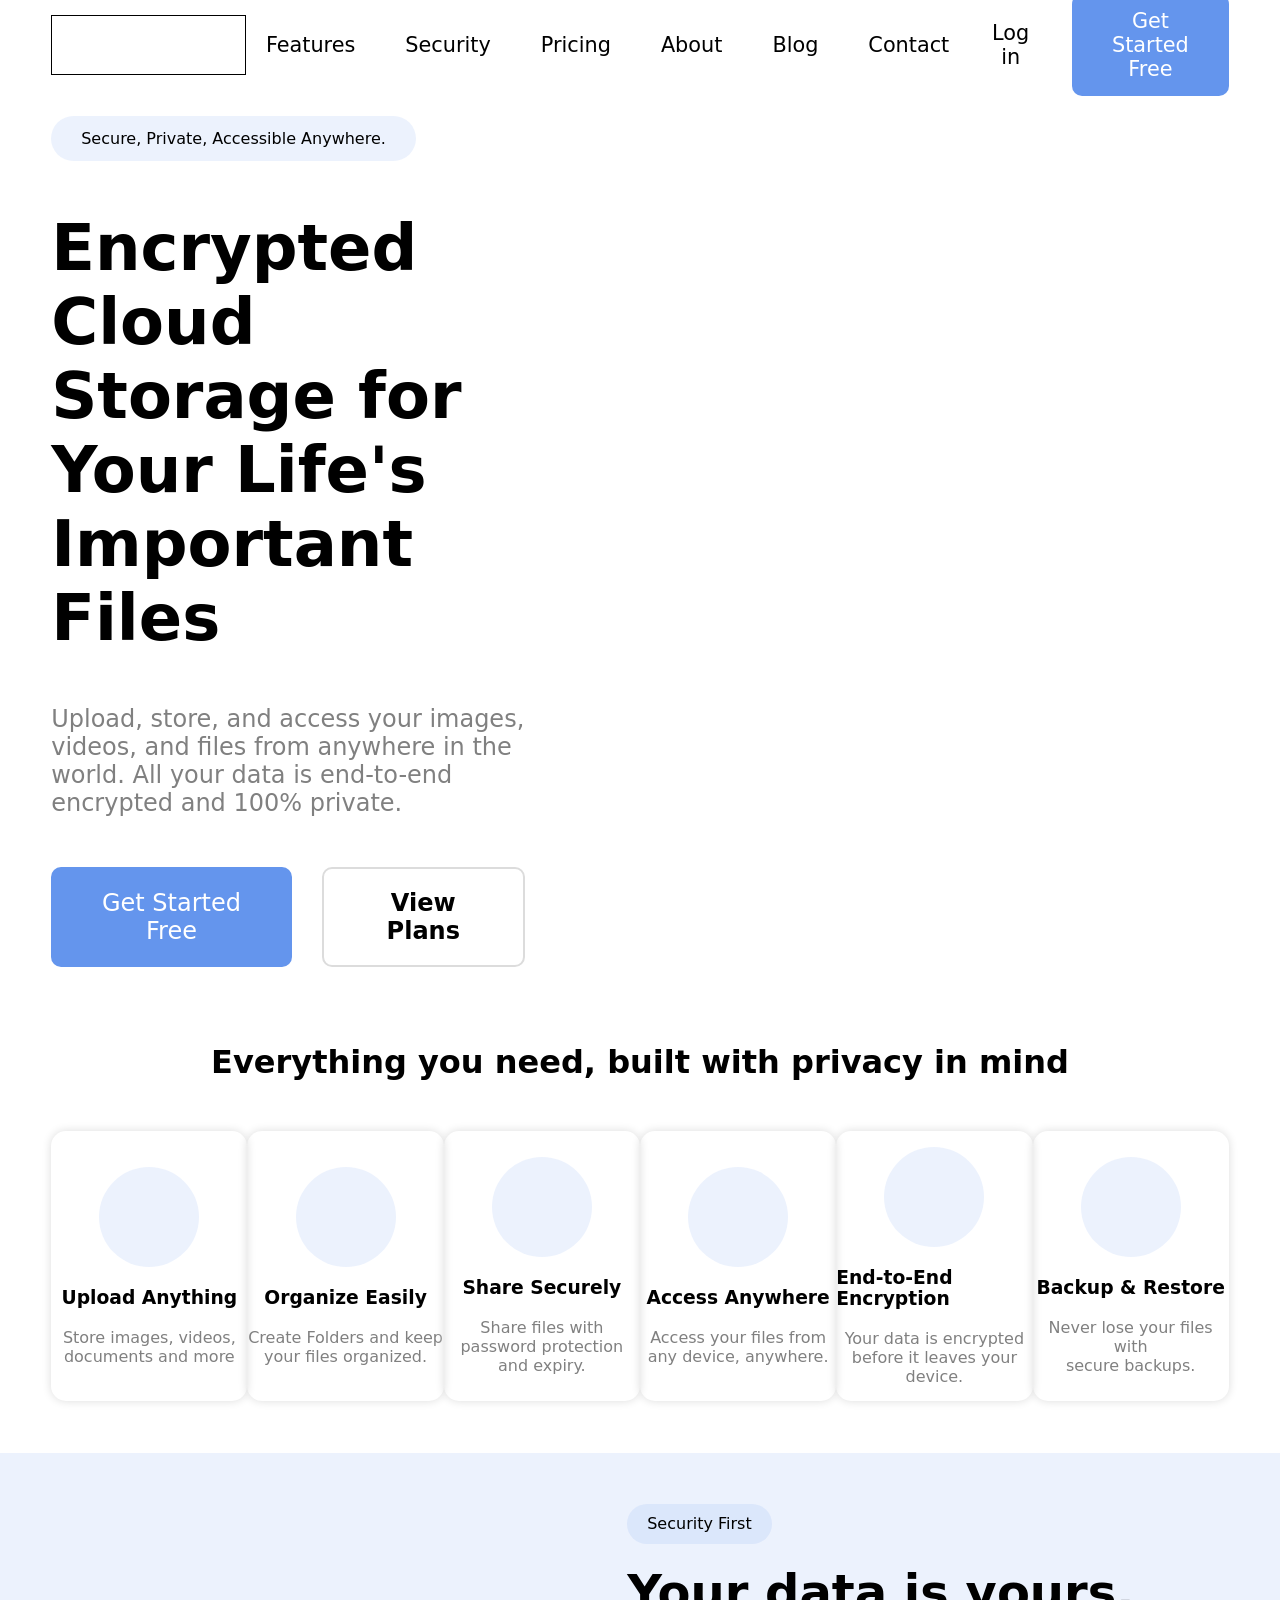
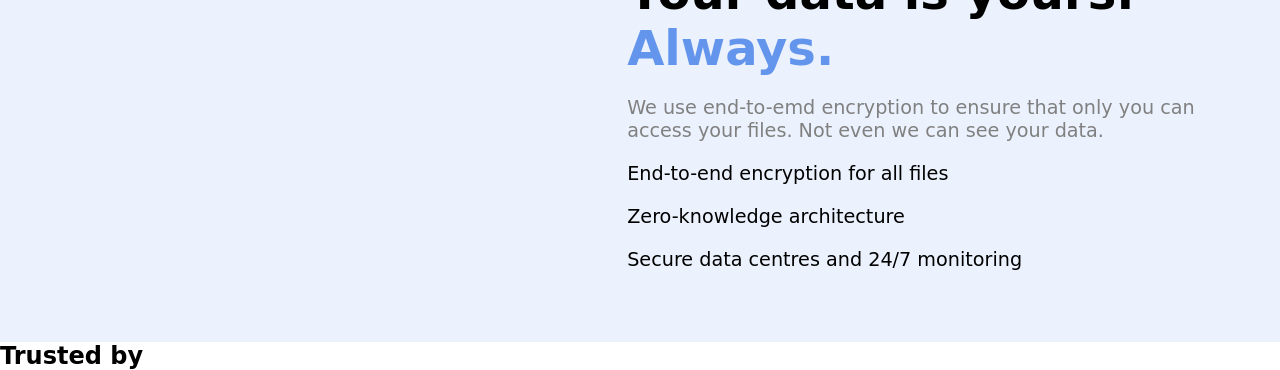
<file: frontend/index.html>
<!DOCTYPE html>
<html lang="en">
<head>
    <meta charset="UTF-8">
    <meta name="viewport" content="width=device-width, initial-scale=1.0">
    <title>Home</title>
    <link rel="stylesheet" href="style.css">
</head>
<body>
    <header>
        <div class="logo"></div>
        <nav>
            <li><a href="">Features</a></li>
            <li><a href="">Security</a></li>
            <li><a href="">Pricing</a></li>
            <li><a href="">About</a></li>
            <li><a href="">Blog</a></li>
            <li><a href="">Contact</a></li>
        </nav>
        <div class="buttons">
            <button>Log in</button>
            <button>Get Started Free</button>
        </div>
    </header>
    <div class="hero">
        <div class="left">
            <div class="bubble">
                Secure, Private, Accessible Anywhere.
            </div>
            <h1>Encrypted Cloud Storage for Your Life's Important Files</h1>
            <p>Upload, store, and access your images, videos, and  files from anywhere in the world. All your data is end-to-end encrypted and 100% private.</p>
            <div class="buttons">
                <button>Get Started Free</button>
                <button>View Plans</button>
            </div>
        </div>
    </div>
    <div class="feature-cards">
        <h2>Everything you need, built with privacy in mind</h2>
        <div class="cards">
            <div class="card">
                <div class="icon"></div>
                <h3>Upload Anything</h3>
                <p>Store images, videos, documents and more</p>
            </div>
            <div class="card">
                <div class="icon"></div>
                <h3>Organize Easily</h3>
                <p>Create Folders and keep your files organized.</p>
            </div>
            <div class="card">
                <div class="icon"></div>
                <h3>Share Securely</h3>
                <p>Share files with password protection and expiry.</p>
            </div>
            <div class="card">
                <div class="icon"></div>
                <h3>Access Anywhere</h3>
                <p>Access your files from any device, anywhere.</p>
            </div>
            <div class="card">
                <div class="icon"></div>
                <h3>End-to-End Encryption</h3>
                <p>Your data is encrypted <br>before it leaves your device.</p>
            </div>
            <div class="card">
                <div class="icon"></div>
                <h3>Backup & Restore</h3>
                <p>Never lose your files with <br> secure backups.</p>
            </div>
        </div>
    </div>
    <div class="hero-2">
        <div class="left"></div>
        <div class="right">
            <div class="bubble">Security First</div>
            <h2>Your data is yours. <br> <span>Always.</span></h2>
            <p>We use end-to-emd encryption to ensure that only you can <br>access your files. Not even we can see your data.</p>
            <ul>
                <li>End-to-end encryption for all files</li>
                <li>Zero-knowledge architecture</li>
                <li>Secure data centres and 24/7 monitoring</li>
            </ul>
        </div>
    </div>
    <div class="record-cards">
        <h2>Trusted by </h2>
    </div>
</body>
</html>
</file>
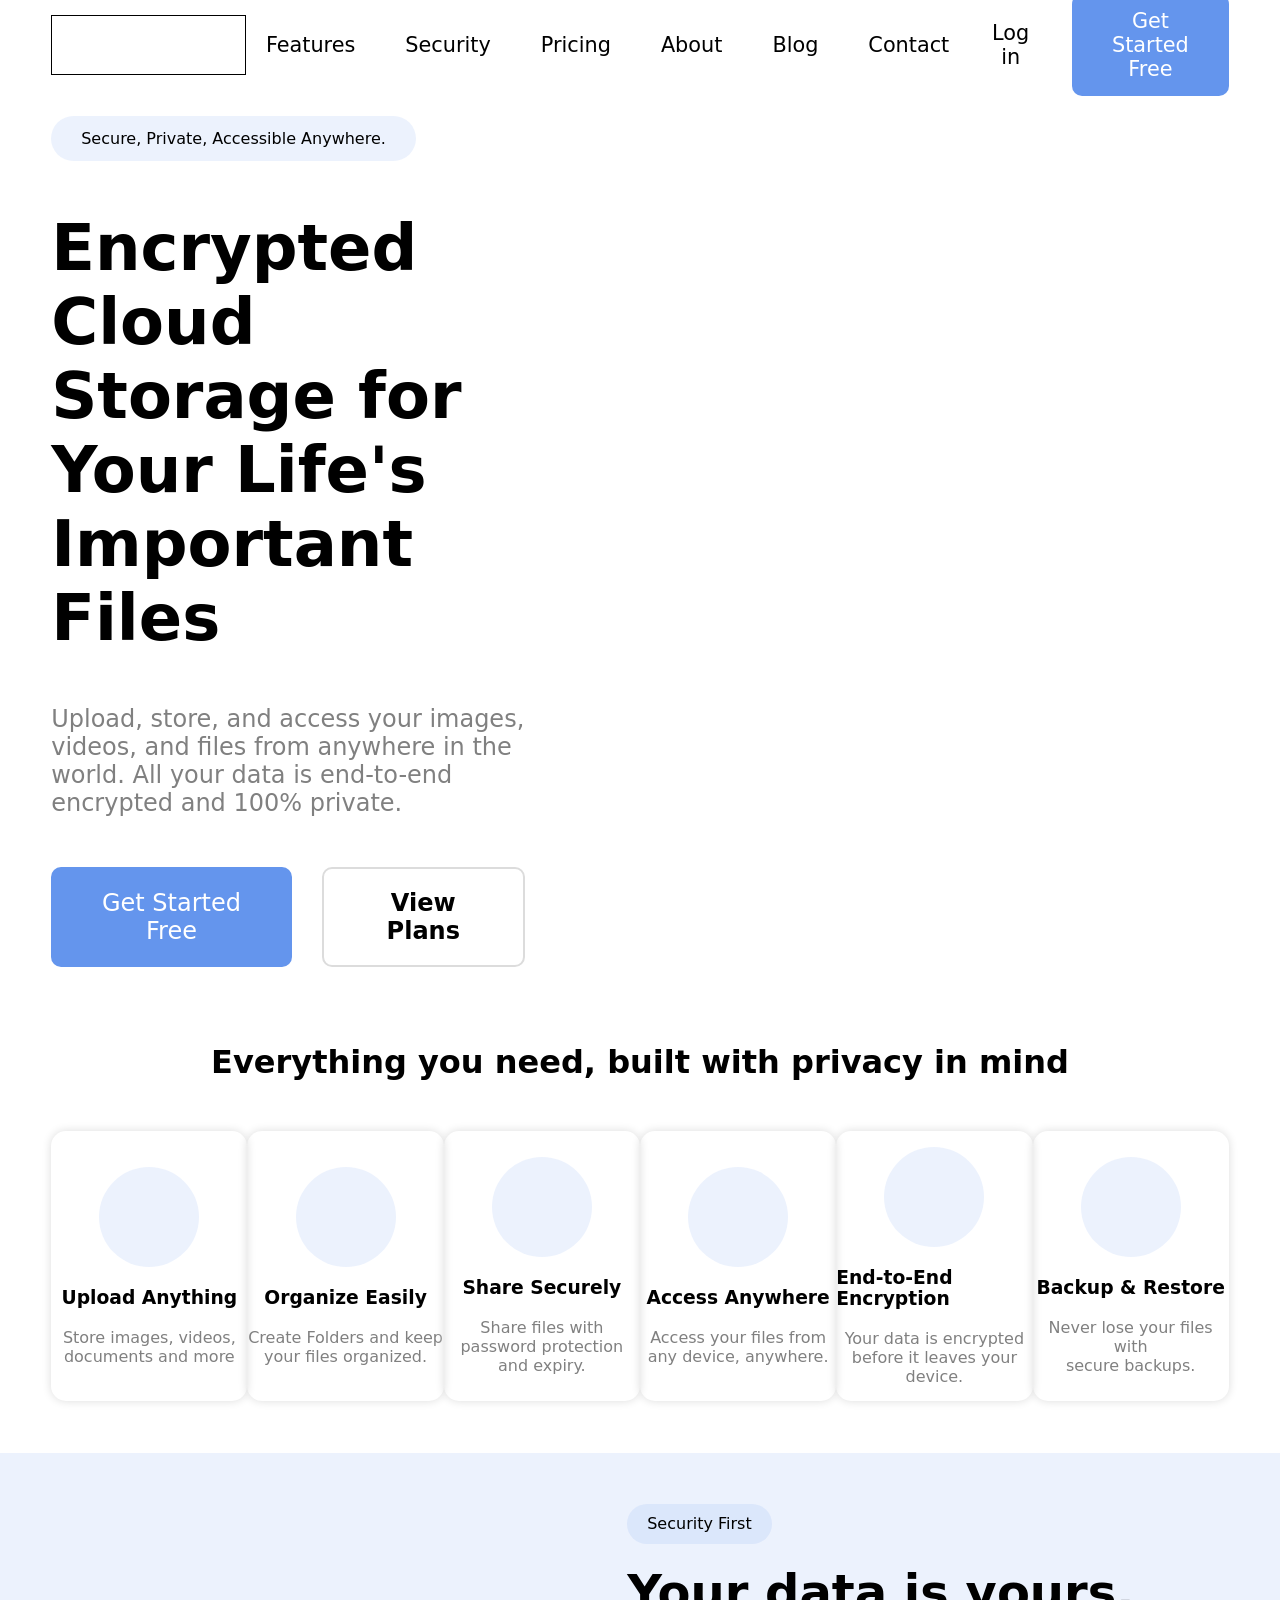
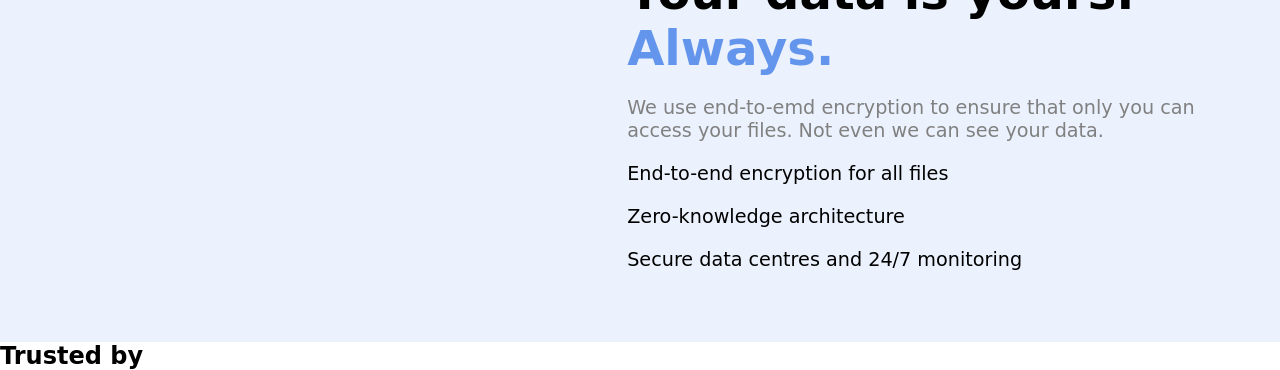
<file: OneDrive/Desktop/New folder/secure file manager/frontend/index.html>
<!DOCTYPE html>
<html lang="en">
<head>
    <meta charset="UTF-8">
    <meta name="viewport" content="width=device-width, initial-scale=1.0">
    <title>Home</title>
    <link rel="stylesheet" href="style.css">
</head>
<body>
    <header>
        <div class="logo"></div>
        <nav>
            <li><a href="">Features</a></li>
            <li><a href="">Security</a></li>
            <li><a href="">Pricing</a></li>
            <li><a href="">About</a></li>
            <li><a href="">Blog</a></li>
            <li><a href="">Contact</a></li>
        </nav>
        <div class="buttons">
            <button>Log in</button>
            <button>Get Started Free</button>
        </div>
    </header>
    <div class="hero">
        <div class="left">
            <div class="bubble">
                Secure, Private, Accessible Anywhere.
            </div>
            <h1>Encrypted Cloud Storage for Your Life's Important Files</h1>
            <p>Upload, store, and access your images, videos, and  files from anywhere in the world. All your data is end-to-end encrypted and 100% private.</p>
            <div class="buttons">
                <button>Get Started Free</button>
                <button>View Plans</button>
            </div>
        </div>
    </div>
    <div class="feature-cards">
        <h2>Everything you need, built with privacy in mind</h2>
        <div class="cards">
            <div class="card">
                <div class="icon"></div>
                <h3>Upload Anything</h3>
                <p>Store images, videos, documents and more</p>
            </div>
            <div class="card">
                <div class="icon"></div>
                <h3>Organize Easily</h3>
                <p>Create Folders and keep your files organized.</p>
            </div>
            <div class="card">
                <div class="icon"></div>
                <h3>Share Securely</h3>
                <p>Share files with password protection and expiry.</p>
            </div>
            <div class="card">
                <div class="icon"></div>
                <h3>Access Anywhere</h3>
                <p>Access your files from any device, anywhere.</p>
            </div>
            <div class="card">
                <div class="icon"></div>
                <h3>End-to-End Encryption</h3>
                <p>Your data is encrypted <br>before it leaves your device.</p>
            </div>
            <div class="card">
                <div class="icon"></div>
                <h3>Backup & Restore</h3>
                <p>Never lose your files with <br> secure backups.</p>
            </div>
        </div>
    </div>
    <div class="hero-2">
        <div class="left"></div>
        <div class="right">
            <div class="bubble">Security First</div>
            <h2>Your data is yours. <br> <span>Always.</span></h2>
            <p>We use end-to-emd encryption to ensure that only you can <br>access your files. Not even we can see your data.</p>
            <ul>
                <li>End-to-end encryption for all files</li>
                <li>Zero-knowledge architecture</li>
                <li>Secure data centres and 24/7 monitoring</li>
            </ul>
        </div>
    </div>
    <div class="record-cards">
        <h2>Trusted by </h2>
    </div>
</body>
</html>
</file>
<file: frontend/style.css>
*{
    margin: 0;
    padding: 0;
    box-sizing: border-box;
    user-select: none;
    font-family: system-ui, -apple-system, BlinkMacSystemFont, 'Segoe UI', Roboto, Oxygen, Ubuntu, Cantarell, 'Open Sans', 'Helvetica Neue', sans-serif;
}
::-webkit-scrollbar{
    display: none;
}

body{
    background-color: white;
}
header{
    height: 10svh;
    width: 100%;
    padding: 0 4%;
    display: flex;
    align-items: center;
    justify-content: space-between;
    .logo{
        width: 250px;
        height: 60px;
        border:1px solid;
    }
    nav{
        display: flex;
        padding: 20px;
        gap: 50px;
        li{
            list-style: none;
            a{
                text-decoration: none;
                color: black;
                font-size: 1.3rem;
                font-weight: 500;
            }
        }
    }
    .buttons{
        display: flex;
        gap: 20px;
        button{
            padding: 15px 20px;
            border-radius: 10px;
            font-size: 1.3rem;
            border: none;
            outline: none;
        }
        button:first-child{
            background-color: white;
            color: black;
            border: none;
            outline: none;
            font-weight: 500;
        }
        button:last-child{
            background-color: cornflowerblue;
            color: white;
        }
    }
}
.hero{
    min-height: 90svh;
    width: 100%;
    .left{
        height: 100%;
        width: 45%;
        padding: 2% 4%;
        display: flex;
        flex-direction: column;
        gap: 50px;
        .bubble{
            height: 45px;
            width: max-content;
            border-radius: 25px;
            display: flex;
            justify-content: center;align-items: center;
            font-weight: 500;
            padding: 0 30px;
            background-color: rgba(100, 148, 237, 0.123)
        }
        h1{
            font-size: 4rem;
        }
        p{
            font-size: 1.5rem;
            color: grey;
        }
        .buttons{
            /* margin-top: 20px; */
            /* height: 80px; */
            width: 100%;
            display: flex;
            gap: 30px;
            button{
                font-size: 1.5rem;
                padding: 20px 40px;
                border-radius: 10px;
            }
        }
        button:first-child{
            background-color: cornflowerblue;
            border: none;
            outline: none;
            color: white;
            font-weight: 500;
        }
        button:last-child{
            background-color: white;
            border: 2px solid gainsboro;
            font-weight: 600;
        }
    }
}
.feature-cards{
    width: 100%;
    display: flex;
    flex-direction: column;
    align-items: center;
    gap: 50px;
    padding: 4%;
    h2{
        font-size: 2rem;
    }
    .cards{
        width: 100%;
        display: flex;
        justify-content: space-between;
        .card{
            height: 270px;
            width: 215px;
            display: flex;
            flex-direction: column;
            justify-content: center;
            align-items: center;
            gap: 20px;
            border-radius: 15px;
            box-shadow: 0 0 10px gainsboro;
            .icon{
                height: 100px;
                width: 100px;
                border-radius: 50%;
                background-color: rgba(100, 148, 237, 0.123);
            }
            p{
                color: grey;
                font-size: 1rem;
                text-align: center;
            }
        }
    }
}
.hero-2{
    width: 100%;
    display: flex;
    background-color: rgba(100, 148, 237, 0.123);
    .left{
        width: 45%;
    }
    .right{
        padding: 4%;
        /* background-color: antiquewhite; */
        width: 55%;
        display: flex;
        flex-direction: column;
        gap: 20px;
        .bubble{
            background-color: rgba(100, 148, 237, 0.123);
            height: 40px;
            font-size: 1rem;
            border-radius: 20px;
            padding: 10px 20px;
            width: fit-content;
        }
        h2{
            font-size: 3rem;
            span{
                color: cornflowerblue;
            }
        }
        p{
            font-size: 1.2rem;
            color: grey;
        }
        li{
            margin-bottom: 20px;
            list-style: none;
            font-size: 1.2rem;
            font-weight: 500;
        }
    }
}
</file>
<file: OneDrive/Desktop/New folder/secure file manager/frontend/style.css>
*{
    margin: 0;
    padding: 0;
    box-sizing: border-box;
    user-select: none;
    font-family: system-ui, -apple-system, BlinkMacSystemFont, 'Segoe UI', Roboto, Oxygen, Ubuntu, Cantarell, 'Open Sans', 'Helvetica Neue', sans-serif;
}
::-webkit-scrollbar{
    display: none;
}

body{
    background-color: white;
}
header{
    height: 10svh;
    width: 100%;
    padding: 0 4%;
    display: flex;
    align-items: center;
    justify-content: space-between;
    .logo{
        width: 250px;
        height: 60px;
        border:1px solid;
    }
    nav{
        display: flex;
        padding: 20px;
        gap: 50px;
        li{
            list-style: none;
            a{
                text-decoration: none;
                color: black;
                font-size: 1.3rem;
                font-weight: 500;
            }
        }
    }
    .buttons{
        display: flex;
        gap: 20px;
        button{
            padding: 15px 20px;
            border-radius: 10px;
            font-size: 1.3rem;
            border: none;
            outline: none;
        }
        button:first-child{
            background-color: white;
            color: black;
            border: none;
            outline: none;
            font-weight: 500;
        }
        button:last-child{
            background-color: cornflowerblue;
            color: white;
        }
    }
}
.hero{
    min-height: 90svh;
    width: 100%;
    .left{
        height: 100%;
        width: 45%;
        padding: 2% 4%;
        display: flex;
        flex-direction: column;
        gap: 50px;
        .bubble{
            height: 45px;
            width: max-content;
            border-radius: 25px;
            display: flex;
            justify-content: center;align-items: center;
            font-weight: 500;
            padding: 0 30px;
            background-color: rgba(100, 148, 237, 0.123)
        }
        h1{
            font-size: 4rem;
        }
        p{
            font-size: 1.5rem;
            color: grey;
        }
        .buttons{
            /* margin-top: 20px; */
            /* height: 80px; */
            width: 100%;
            display: flex;
            gap: 30px;
            button{
                font-size: 1.5rem;
                padding: 20px 40px;
                border-radius: 10px;
            }
        }
        button:first-child{
            background-color: cornflowerblue;
            border: none;
            outline: none;
            color: white;
            font-weight: 500;
        }
        button:last-child{
            background-color: white;
            border: 2px solid gainsboro;
            font-weight: 600;
        }
    }
}
.feature-cards{
    width: 100%;
    display: flex;
    flex-direction: column;
    align-items: center;
    gap: 50px;
    padding: 4%;
    h2{
        font-size: 2rem;
    }
    .cards{
        width: 100%;
        display: flex;
        justify-content: space-between;
        .card{
            height: 270px;
            width: 215px;
            display: flex;
            flex-direction: column;
            justify-content: center;
            align-items: center;
            gap: 20px;
            border-radius: 15px;
            box-shadow: 0 0 10px gainsboro;
            .icon{
                height: 100px;
                width: 100px;
                border-radius: 50%;
                background-color: rgba(100, 148, 237, 0.123);
            }
            p{
                color: grey;
                font-size: 1rem;
                text-align: center;
            }
        }
    }
}
.hero-2{
    width: 100%;
    display: flex;
    background-color: rgba(100, 148, 237, 0.123);
    .left{
        width: 45%;
    }
    .right{
        padding: 4%;
        /* background-color: antiquewhite; */
        width: 55%;
        display: flex;
        flex-direction: column;
        gap: 20px;
        .bubble{
            background-color: rgba(100, 148, 237, 0.123);
            height: 40px;
            font-size: 1rem;
            border-radius: 20px;
            padding: 10px 20px;
            width: fit-content;
        }
        h2{
            font-size: 3rem;
            span{
                color: cornflowerblue;
            }
        }
        p{
            font-size: 1.2rem;
            color: grey;
        }
        li{
            margin-bottom: 20px;
            list-style: none;
            font-size: 1.2rem;
            font-weight: 500;
        }
    }
}
</file>
